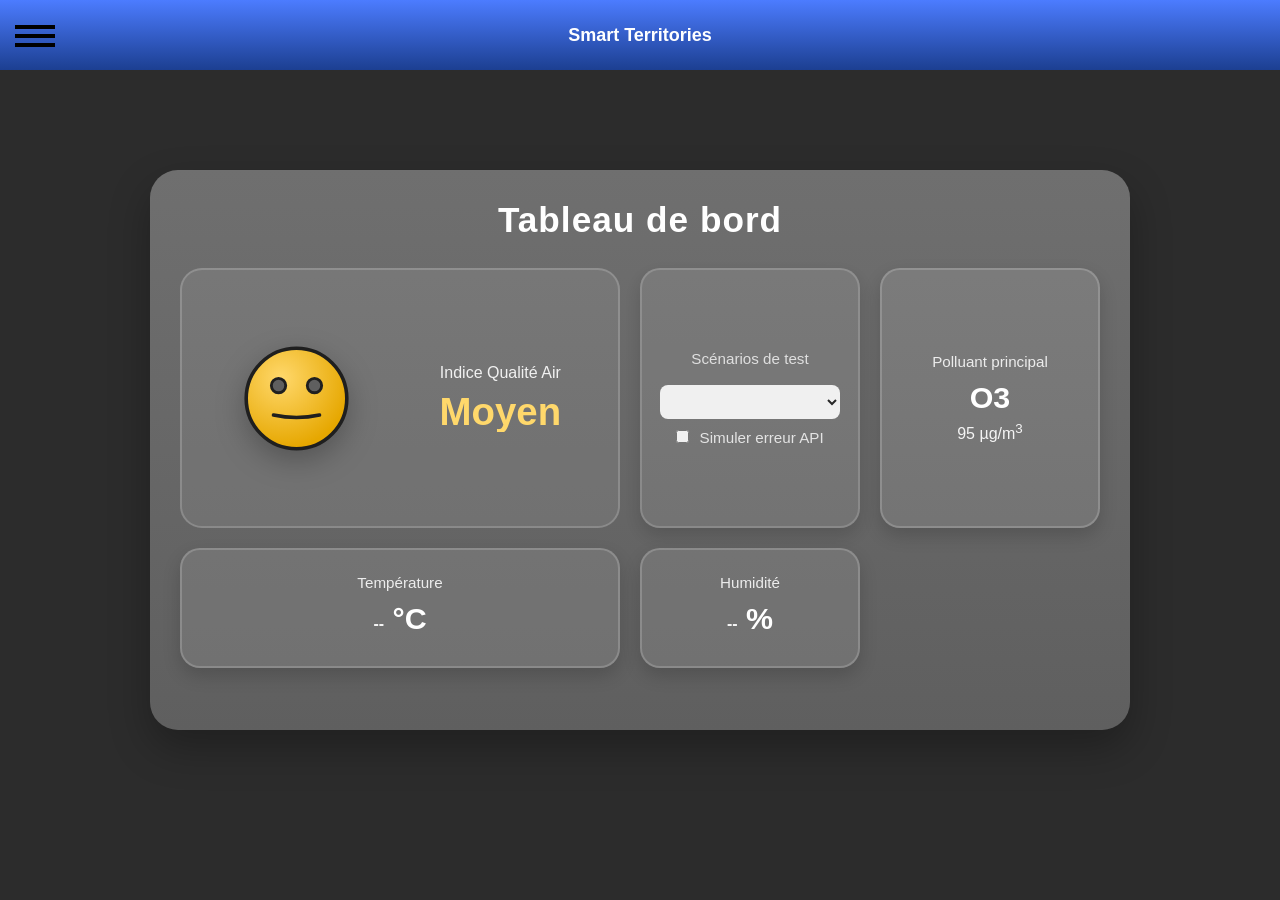
<file: index.html>
<!DOCTYPE html>
<html lang="fr">
<head>
  <meta charset="UTF-8">
  <meta name="viewport" content="width=device-width, initial-scale=1.0">
  <title>Étude Indice de Qualité de l’Air - Tableau de bord</title>

  <link rel="stylesheet" href="/css/style.css">
  <link rel="stylesheet" href="/css/dashboard.css">
  <link rel="icon" type="image/x-icon" href="Assets/Images/icon.ico">
</head>

<body class="page-dashboard">

  <header class="topbar">
    <button class="burger" id="burgerBtn" aria-label="Ouvrir le menu">
      <span></span>
      <span></span>
      <span></span>
    </button>

    <h1>Smart Territories</h1>
  </header>

  <div id="menu-container"></div>

  <main class="main-content">
    <section class="content-card dashboard-card">
      <h2>Tableau de bord</h2>

      <div class="dashboard-grid">

        <div class="dashboard-main">
          <div class="air-icon" id="air-icon" aria-hidden="true"></div>

          <div class="quality-summary">
            <p>Indice Qualité Air</p>
            <strong id="qualite-air">--</strong>
          </div>
        </div>

        <div class="dashboard-box empty-box">
          <p>Scénarios de test</p>

          <select id="scenario-select" class="scenario-select">
            <option value="bon">Bon</option>
            <option value="moyen">Moyen</option>
            <option value="degrade">Dégradé</option>
            <option value="mauvais">Mauvais</option>
            <option value="tres-mauvais">Très mauvais</option>
            <option value="extremement-mauvais">Extrêmement mauvais</option>
          </select>

          <label class="test-option">
            <input type="checkbox" id="toggle-error">
            Simuler erreur API
          </label>
        </div>

        <div class="dashboard-box">
          <p>Polluant principal</p>
          <strong id="polluant-principal">--</strong>
          <span><span id="valeur-polluant">--</span> µg/m<sup>3</sup></span>
        </div>

        <div class="dashboard-box">
          <p>Température</p>
          <strong><span id="temperature">--</span> °C</strong>
        </div>

        <div class="dashboard-box">
          <p>Humidité</p>
          <strong><span id="humidite">--</span> %</strong>
        </div>

      </div>
    </section>
  </main>

  <script src="JS/menu.js?v=1"></script>
  <script src="JS/script.js?v=6"></script>
</body>
</html>
</file>
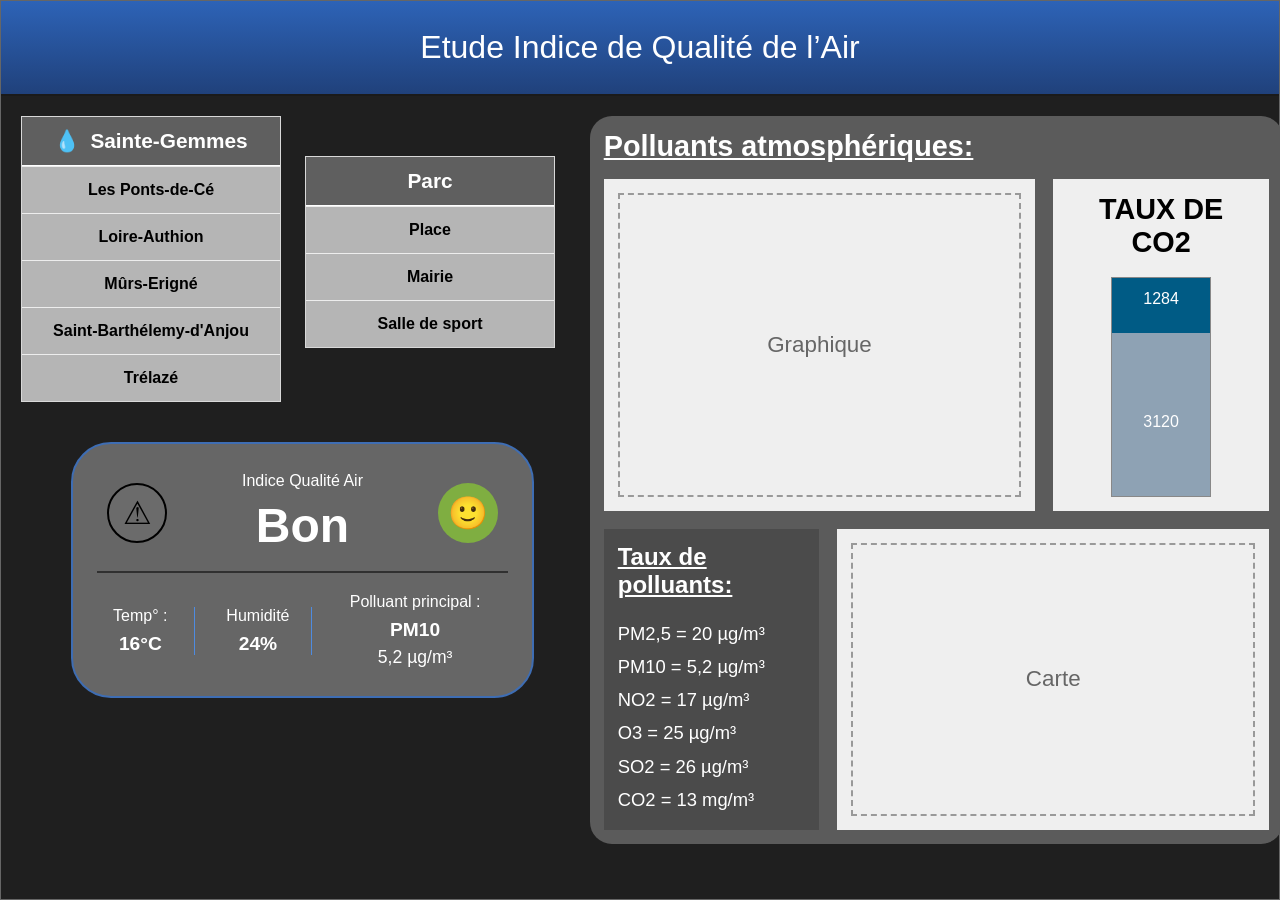
<file: Frontend/index.html>
<!DOCTYPE html>
<html lang="fr">
<head>
    <meta charset="UTF-8">
    <meta name="viewport" content="width=device-width, initial-scale=1.0">
    <title>Étude Indice de Qualité Air</title>
    <link rel="stylesheet" href="style.css">
</head>
<body>
    <div class="app">

        <header class="topbar">
            <h1>Etude Indice de Qualité de l’Air</h1>
        </header>

        <main class="main-layout">

            <section class="left-panel">
                <div class="selectors">
                    <div class="selector-box">
                        <div class="selector-header">
                            <span class="icon">💧</span>
                            <span>Sainte-Gemmes</span>
                        </div>
                        <ul>
                            <li>Les Ponts-de-Cé</li>
                            <li>Loire-Authion</li>
                            <li>Mûrs-Erigné</li>
                            <li>Saint-Barthélemy-d'Anjou</li>
                            <li>Trélazé</li>
                        </ul>
                    </div>

                    <div class="selector-box small">
                        <div class="selector-header">
                            <span>Parc</span>
                        </div>
                        <ul>
                            <li>Place</li>
                            <li>Mairie</li>
                            <li>Salle de sport</li>
                        </ul>
                    </div>
                </div>

                <div class="summary-card">
                    <div class="summary-top">
                        <div class="status-icon">⚠</div>
                        <div class="quality-block">
                            <p>Indice Qualité Air</p>
                            <h2>Bon</h2>
                        </div>
                        <div class="mood-icon">🙂</div>
                    </div>

                    <div class="summary-bottom">
                        <div class="info-block">
                            <p>Temp° :</p>
                            <strong>16°C</strong>
                        </div>
                        <div class="info-block">
                            <p>Humidité</p>
                            <strong>24%</strong>
                        </div>
                        <div class="info-block wide">
                            <p>Polluant principal :</p>
                            <strong>PM10</strong>
                            <span>5,2 µg/m³</span>
                        </div>
                    </div>
                </div>
            </section>

            <section class="right-panel">
                <div class="panel-title">
                    <h2>Polluants atmosphériques:</h2>
                </div>

                <div class="top-widgets">
                    <div class="graph-card">
                        <div class="placeholder">Graphique</div>
                    </div>

                    <div class="co2-card">
                        <h3>TAUX DE CO2</h3>
                        <div class="co2-bar">
                            <div class="co2-fill-dark">1284</div>
                            <div class="co2-fill-light">3120</div>
                        </div>
                    </div>
                </div>

                <div class="bottom-widgets">
                    <div class="pollutants-card">
                        <h3>Taux de polluants:</h3>
                        <ul>
                            <li>PM2,5 = 20 µg/m³</li>
                            <li>PM10 = 5,2 µg/m³</li>
                            <li>NO2 = 17 µg/m³</li>
                            <li>O3 = 25 µg/m³</li>
                            <li>SO2 = 26 µg/m³</li>
                            <li>CO2 = 13 mg/m³</li>
                        </ul>
                    </div>

                    <div class="map-card">
                        <div class="placeholder">Carte</div>
                    </div>
                </div>
            </section>

        </main>
    </div>
</body>
</html>
</file>
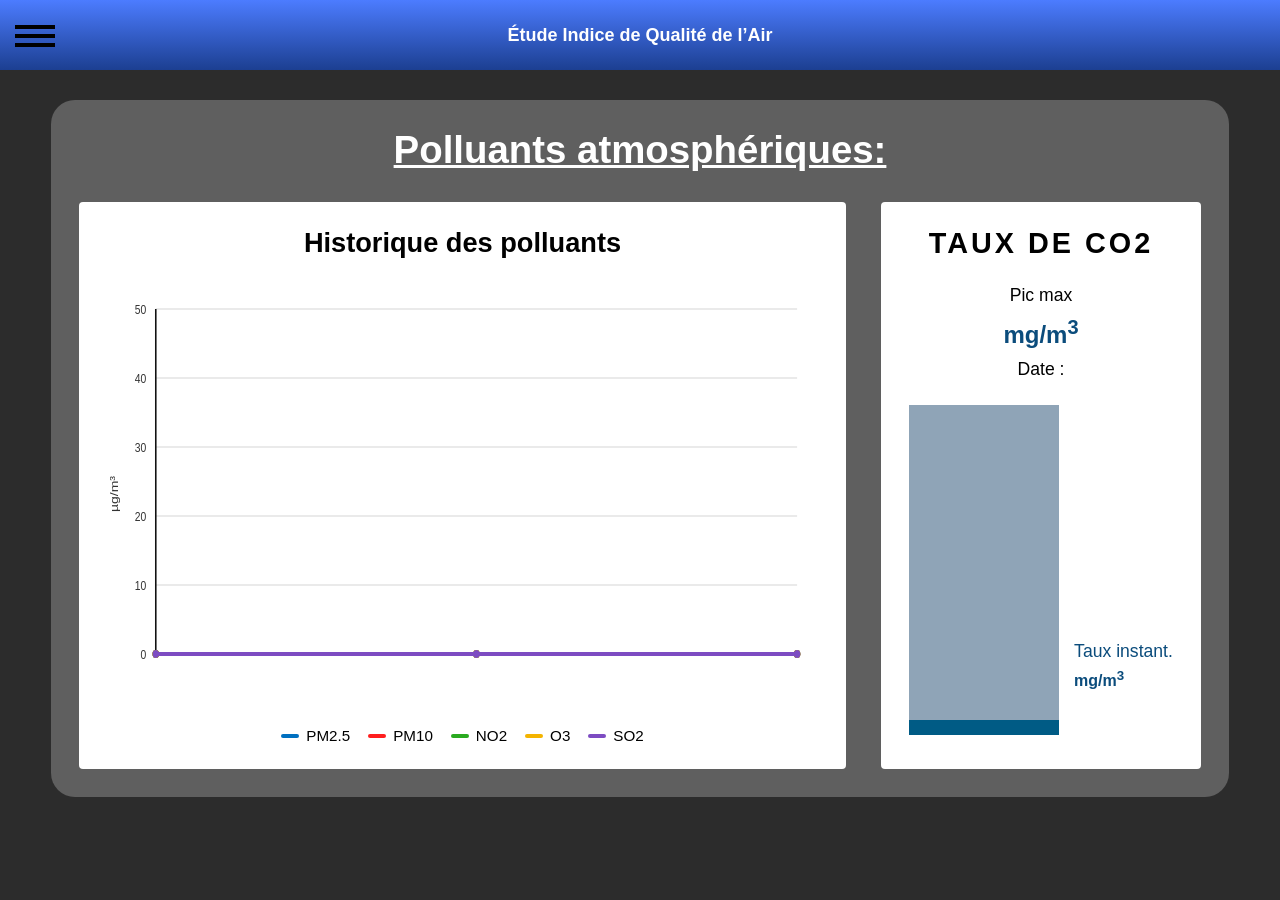
<file: graphs_backup_26_05_2026_2039.html>
<!DOCTYPE html>
<html lang="fr">
<head>
  <meta charset="UTF-8">
  <meta name="viewport" content="width=device-width, initial-scale=1.0">
  <title>Étude Indice de Qualité de l’Air - Graphiques</title>

  <link rel="stylesheet" href="/css/style.css">
  <link rel="stylesheet" href="/css/graphs.css">
</head>

<body class="page-graphs">

  <header class="topbar">
    <button class="burger" id="burgerBtn" aria-label="Ouvrir le menu">
      <span></span>
      <span></span>
      <span></span>
    </button>

    <h1>Étude Indice de Qualité de l’Air</h1>
  </header>

  <aside class="sidebar" id="sidebar">
    <div class="sidebar-inner">
      <div class="sidebar-title">Menu</div>

      <nav class="menu">
        <a href="index.html" class="menu-item">Tableau de bord</a>

	<div class="menu-item has-submenu">
          <button type="button" class="menu-btn">
            Carte
            <span class="arrow">▶</span>
          </button>

          <div class="submenu">
            <div class="submenu-item has-submenu">
              <button type="button" class="menu-btn sub-btn">
                ST Gemmes-sur-Loire
                <span class="arrow">▶</span>
              </button>

              <div class="submenu submenu-right">
                <a href="map_ST_G.html" class="submenu-link">Rue du Moulin du Pain</a>
              </div>
            </div>

            <div class="submenu-item">
              <button type="button" class="submenu-link">Les Ponts-de-Cé</button>
            </div>

            <div class="submenu-item">
              <button type="button" class="submenu-link">Loire-Authion</button>
            </div>
          </div>
        </div>        

        <a href="graphs.html" class="menu-item">Graphiques</a>
        <a href="infos.html" class="menu-item">Informations complémentaires</a>
        <a href="#" class="menu-item">Paramètres</a>
        <a href="#" class="menu-item">À venir</a>
      </nav>
    </div>
  </aside>

  <main class="graphs-main">
    <section class="graphs-card">

      <h2>Polluants atmosphériques:</h2>

      <div class="graphs-layout">

        <div class="pollution-graph-box">
          <h3>Historique des polluants</h3>

          <div class="svg-chart-wrapper">
            <svg id="pollutantsSvg" viewBox="0 0 900 430" preserveAspectRatio="none"></svg>

            <div id="data-error" class="data-error hidden">
              Erreur d’acquisition des données
            </div>
          </div>

          <div id="chart-legend" class="chart-legend"></div>
        </div>

        <div class="co2-graph-box">
          <h3>TAUX DE CO2</h3>

          <div class="co2-info">
            <p>Pic max</p>
            <strong><span id="co2-max-value">--</span> mg/m<sup>3</sup></strong>
            <p>Date : <span id="co2-max-date">--</span></p>
          </div>

          <div class="co2-bar-graph">
            <div class="co2-max-bar">
              <span id="co2-max-bar-value">--</span>

              <div class="co2-current-bar" id="co2-current-bar">
                <span id="co2-current-bar-value">--</span>
              </div>
            </div>

            <div class="co2-current-label">
              <p>Taux instant.</p>
              <strong><span id="co2-current-value">--</span> mg/m<sup>3</sup></strong>
            </div>
          </div>
        </div>

      </div>

    </section>
  </main>

  <script src="JS/graphs.js"></script>
</body>
</html>
</file>
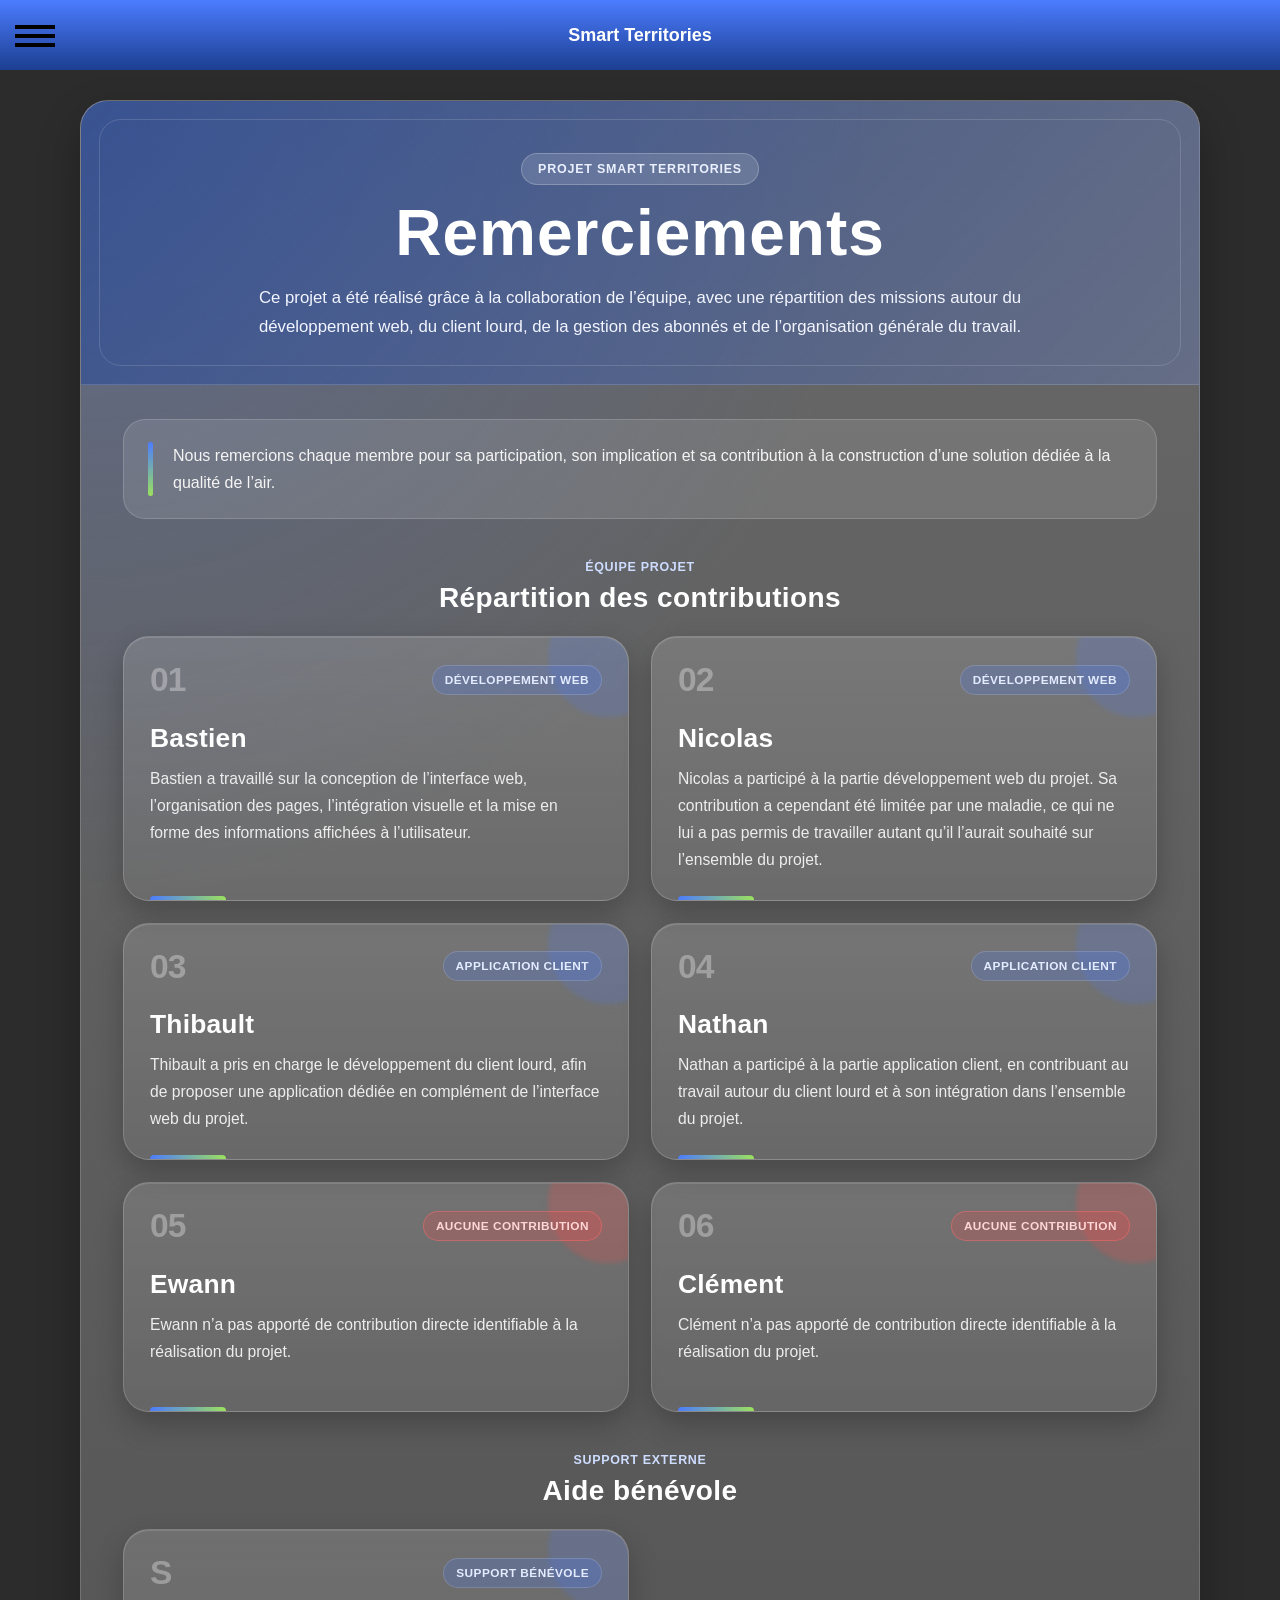
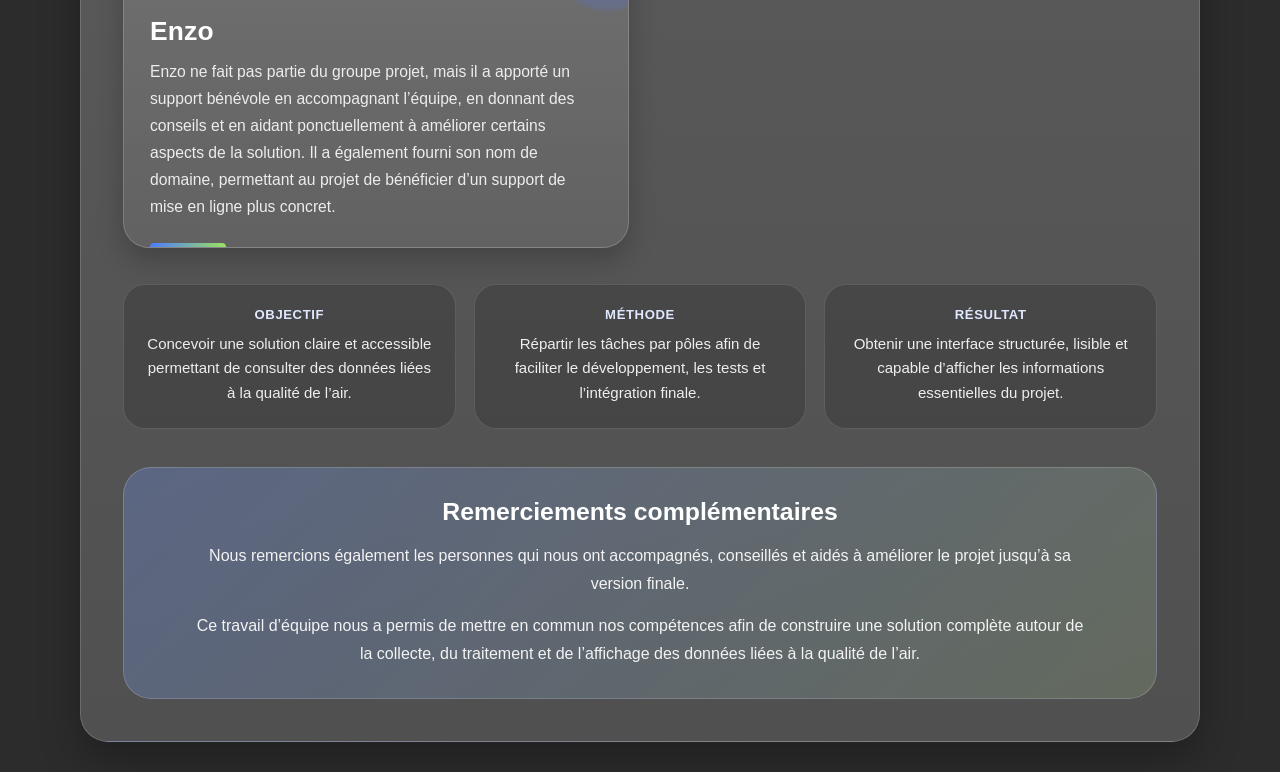
<file: infos.html>
<!DOCTYPE html>
<html lang="fr">
<head>
  <meta charset="UTF-8">
  <meta name="viewport" content="width=device-width, initial-scale=1.0">
  <title>Smart Territories - Remerciements</title>

  <link rel="stylesheet" href="css/style.css">
  <link rel="stylesheet" href="css/dashboard.css">
  <link rel="icon" type="image/x-icon" href="Assets/Images/icon.ico">

</head>

<body class="page-infos">

  <header class="topbar">
    <button class="burger" id="burgerBtn" aria-label="Ouvrir le menu">
      <span></span>
      <span></span>
      <span></span>
    </button>

    <h1>Smart Territories</h1>
  </header>

  <div id="menu-container"></div>

  <main class="main-content">
    <section class="content-card dashboard-card infos-card">

      <div class="infos-hero">
        <span class="infos-kicker">Projet Smart Territories</span>

        <h2>Remerciements</h2>

        <p>
          Ce projet a été réalisé grâce à la collaboration de l’équipe, avec une répartition
          des missions autour du développement web, du client lourd, de la gestion des abonnés
          et de l’organisation générale du travail.
        </p>
      </div>

      <div class="infos-highlight">
        <div class="highlight-line"></div>

        <p>
          Nous remercions chaque membre pour sa participation, son implication et sa contribution
          à la construction d’une solution dédiée à la qualité de l’air.
        </p>
      </div>

      <div class="section-title">
        <span>Équipe projet</span>
        <h3>Répartition des contributions</h3>
      </div>

      <div class="team-grid">

        <article class="team-card">
          <div class="team-card-top">
            <span class="team-number">01</span>
            <span class="team-role">Développement web</span>
          </div>

          <h3>Bastien</h3>

          <p>
            Bastien a travaillé sur la conception de l’interface web, l’organisation
            des pages, l’intégration visuelle et la mise en forme des informations
            affichées à l’utilisateur.
          </p>
        </article>

        <article class="team-card">
          <div class="team-card-top">
            <span class="team-number">02</span>
            <span class="team-role">Développement web</span>
          </div>

          <h3>Nicolas</h3>

          <p>
            Nicolas a participé à la partie développement web du projet. Sa contribution
            a cependant été limitée par une maladie, ce qui ne lui a pas permis de travailler
            autant qu’il l’aurait souhaité sur l’ensemble du projet.
          </p>
        </article>

        <article class="team-card">
          <div class="team-card-top">
            <span class="team-number">03</span>
            <span class="team-role">Application client</span>
          </div>

          <h3>Thibault</h3>

          <p>
            Thibault a pris en charge le développement du client lourd, afin de proposer
            une application dédiée en complément de l’interface web du projet.
          </p>
        </article>

        <article class="team-card">
          <div class="team-card-top">
            <span class="team-number">04</span>
            <span class="team-role">Application client</span>
          </div>

          <h3>Nathan</h3>

          <p>
            Nathan a participé à la partie application client, en contribuant au travail
            autour du client lourd et à son intégration dans l’ensemble du projet.
          </p>
        </article>

        <article class="team-card">
          <div class="team-card-top">
            <span class="team-number">05</span>
            <span class="team-role team-role-red">Aucune contribution</span>
          </div>

          <h3>Ewann</h3>

          <p>
            Ewann n’a pas apporté de contribution directe identifiable à la réalisation
            du projet.
          </p>
        </article>

        <article class="team-card">
          <div class="team-card-top">
            <span class="team-number">06</span>
            <span class="team-role team-role-red">Aucune contribution</span>
          </div>

          <h3>Clément</h3>

          <p>
            Clément n’a pas apporté de contribution directe identifiable à la réalisation
            du projet.
          </p>
        </article>

      </div>

      <div class="section-title">
        <span>Support externe</span>
        <h3>Aide bénévole</h3>
      </div>

      <div class="team-grid">

        <article class="team-card">
          <div class="team-card-top">
            <span class="team-number">S</span>
            <span class="team-role">Support bénévole</span>
          </div>

          <h3>Enzo</h3>

          <p>
            Enzo ne fait pas partie du groupe projet, mais il a apporté un support bénévole
            en accompagnant l’équipe, en donnant des conseils et en aidant ponctuellement
            à améliorer certains aspects de la solution. Il a également fourni son nom de domaine,
            permettant au projet de bénéficier d’un support de mise en ligne plus concret.
          </p>
        </article>

      </div>

      <div class="project-summary">
        <div class="summary-card">
          <span>Objectif</span>
          <p>
            Concevoir une solution claire et accessible permettant de consulter des données
            liées à la qualité de l’air.
          </p>
        </div>

        <div class="summary-card">
          <span>Méthode</span>
          <p>
            Répartir les tâches par pôles afin de faciliter le développement, les tests
            et l’intégration finale.
          </p>
        </div>

        <div class="summary-card">
          <span>Résultat</span>
          <p>
            Obtenir une interface structurée, lisible et capable d’afficher les informations
            essentielles du projet.
          </p>
        </div>
      </div>

      <div class="thanks-section">
        <h3>Remerciements complémentaires</h3>

        <p>
          Nous remercions également les personnes qui nous ont accompagnés, conseillés
          et aidés à améliorer le projet jusqu’à sa version finale.
        </p>

        <p>
          Ce travail d’équipe nous a permis de mettre en commun nos compétences afin de
          construire une solution complète autour de la collecte, du traitement et de
          l’affichage des données liées à la qualité de l’air.
        </p>
      </div>

    </section>
  </main>

  <script src="JS/menu.js?v=1"></script>
  <script src="JS/script.js?v=8"></script>
</body>
</html>
</file>
<file: css/style.css>
/* RESET */
* {
  margin: 0;
  padding: 0;
  box-sizing: border-box;
}

body {
  font-family: Arial, sans-serif;
  background: #2c2c2c;
  color: white;
}

/* ================= HEADER ================= */

.topbar {
  position: fixed;
  top: 0;
  left: 0;
  width: 100%;
  height: 70px;
  background: linear-gradient(to bottom, #4c7cff, #1c3f91);
  display: flex;
  align-items: center;
  justify-content: center;
  z-index: 1000;
}

.topbar h1 {
  font-size: 18px;
}

.burger {
  position: absolute;
  left: 15px;
  width: 40px;
  height: 30px;
  border: none;
  background: transparent;
  cursor: pointer;
}

.burger span {
  display: block;
  height: 4px;
  margin: 5px 0;
  background: black;
}

/* ================= SIDEBAR ================= */

.sidebar {
  position: fixed;
  top: 0;
  left: -320px;
  width: 320px;
  height: 100%;
  background: #5a8d3a;
  transition: left 0.3s ease;
  z-index: 999;
}

.sidebar.open {
  left: 0;
}

.sidebar-inner {
  padding-top: 80px;
}

.sidebar-title {
  text-align: center;
  font-size: 24px;
  margin-bottom: 20px;
  color: black;
}

/* ================= MENU ================= */

.menu {
  display: flex;
  flex-direction: column;
  padding: 0 12px;
  gap: 8px;
}

.menu a,
.menu a:visited,
.menu a:hover,
.menu a:active,
.menu a:focus {
  text-decoration: none;
}

.menu-item {
  display: block;
  width: 100%;
  padding: 16px 18px;
  background: #ffffff;
  color: #111111;
  text-align: center;
  text-decoration: none;
  border: none;
  border-radius: 12px;
  position: relative;
  font-weight: 600;
  box-shadow: 0 4px 10px rgba(0, 0, 0, 0.14);
  transition:
    background 0.2s ease,
    transform 0.2s ease,
    box-shadow 0.2s ease;
}

.menu-item:hover {
  background: #eeeeee;
  transform: translateX(4px);
  box-shadow: 0 7px 16px rgba(0, 0, 0, 0.22);
}

.active-link {
  background: #dddddd;
  box-shadow: inset 4px 0 0 #1c3f91;
}

/* ================= MENU DÉROULANT SIMPLE ================= */

.has-submenu {
  position: relative;
}

/* Zone invisible entre "Carte" et le menu déroulant.
   Elle empêche le menu de se fermer quand la souris passe entre les deux. */
.has-submenu::after {
  content: "";
  display: none;
  position: absolute;
  top: 0;
  left: 100%;
  width: 18px;
  height: 100%;
  background: transparent;
  z-index: 1000;
}

.has-submenu:hover::after {
  display: block;
}

.menu-btn {
  width: 100%;
  padding: 16px 18px;
  border: none;
  border-radius: 12px;
  background: #ffffff;
  color: #111111;
  cursor: pointer;
  font-family: inherit;
  font-size: 1rem;
  font-weight: 700;
  text-align: center;

  display: flex;
  align-items: center;
  justify-content: center;
  gap: 8px;

  box-shadow: 0 4px 10px rgba(0, 0, 0, 0.14);
  transition:
    background 0.2s ease,
    transform 0.2s ease,
    box-shadow 0.2s ease;
}

.menu-btn:hover {
  background: #eeeeee;
  transform: translateX(4px);
  box-shadow: 0 7px 16px rgba(0, 0, 0, 0.22);
}

.arrow {
  font-size: 0.8rem;
  transition: transform 0.2s ease;
}

.has-submenu:hover > .menu-btn .arrow {
  transform: rotate(90deg);
}

.submenu {
  display: none;
  position: absolute;
  top: 0;
  left: calc(100% - 2px);
  width: 245px;
  padding: 8px;
  margin-left: 0;
  background: rgba(45, 45, 45, 0.97);
  border-radius: 14px;
  box-shadow: 0 12px 28px rgba(0, 0, 0, 0.35);
  z-index: 1001;
}

.has-submenu:hover > .submenu {
  display: block;
}

.submenu-item {
  position: relative;
}

.submenu-link {
  display: block;
  width: 100%;
  box-sizing: border-box;

  padding: 12px 14px;
  border-radius: 10px;
  border: none;

  color: #ffffff !important;
  text-decoration: none !important;
  background: transparent;

  font-family: inherit;
  font-size: 0.95rem;
  font-weight: 500;
  text-align: left;

  cursor: pointer;

  transition:
    background 0.2s ease,
    transform 0.2s ease,
    color 0.2s ease,
    box-shadow 0.2s ease;
}

.submenu-link:hover {
  color: #ffffff !important;
  background: linear-gradient(135deg, rgba(255, 255, 255, 0.16), rgba(255, 255, 255, 0.08));
  transform: translateX(4px);
  box-shadow: inset 3px 0 0 rgba(255, 255, 255, 0.65);
}

.submenu-link:visited,
.submenu-link:active,
.submenu-link:focus {
  color: #ffffff !important;
  text-decoration: none !important;
}

.active-map-link {
  background: rgba(255, 255, 255, 0.12);
  box-shadow: inset 3px 0 0 #ffffff;
}

/* ================= MAIN ================= */

.main-content {
  padding: 100px 20px 30px;
  min-height: calc(100vh - 70px);
  display: flex;
  justify-content: center;
  align-items: center;
}

/* ================= CARD ================= */

.content-card {
  background: #666;
  padding: 30px;
  border-radius: 15px;
  width: 90%;
  max-width: 1100px;
}

/* ================= RESPONSIVE ================= */

@media (max-width: 950px) {
  .has-submenu::after {
    display: none;
  }

  .submenu {
    position: static;
    width: 100%;
    margin-left: 0;
    margin-top: 8px;
    background: rgba(45, 45, 45, 0.97);
  }

  .menu-item:hover,
  .menu-btn:hover {
    transform: none;
  }

  .map-layout {
    flex-direction: column;
    align-items: left;
  }

  .dashboard-grid {
    grid-template-columns: 1fr;
  }

  .dashboard-main {
    flex-direction: column;
    text-align: left;
  }

  .dashboard-card h2 {
    font-size: 1.8rem;
  }

  .quality-summary strong {
    display: block;
    max-width: 100%;
    font-size: clamp(1.8rem, 4vw, 3rem);
    line-height: 1.05;
    text-align: center;
    color: inherit;

    white-space: normal;
    overflow-wrap: break-word;
    word-break: normal;
  }

  .quality-summary {
    min-width: 0;
    overflow: hidden;
    text-align: center;
  }
}
</file>
<file: css/dashboard.css>
.dashboard-card {
  width: 100%;
  max-width: 980px;
  min-height: 560px;
  background: linear-gradient(180deg, #6f6f6f 0%, #5f5f5f 100%);
  border-radius: 28px;
  box-shadow: 0 18px 40px rgba(0, 0, 0, 0.28);
}

.dashboard-card h2 {
  text-align: center;
  font-size: 2.2rem;
  font-weight: bold;
  letter-spacing: 1px;
  margin-bottom: 28px;
  color: #ffffff;
}

.dashboard-grid {
  display: grid;
  grid-template-columns: 2fr 1fr 1fr;
  gap: 20px;
  margin-top: 10px;
  align-items: stretch;
}

.dashboard-main {
  background: rgba(255, 255, 255, 0.08);
  border: 2px solid rgba(255, 255, 255, 0.18);
  border-radius: 22px;
  padding: 28px 24px;
  min-height: 260px;
  display: flex;
  align-items: center;
  justify-content: space-around;
  gap: 20px;
}

.quality-summary {
  text-align: center;
  min-width: 0;
  overflow: hidden;
}

.quality-summary p {
  font-size: 1rem;
  margin-bottom: 10px;
  color: #f1f1f1;
}

.quality-summary strong {
  display: block;
  max-width: 260px;
  font-size: clamp(1.7rem, 3vw, 3rem);
  line-height: 1.05;
  color: #ffffff;
  text-align: center;
  overflow-wrap: break-word;
}

/* ================= SVG QUALITÉ AIR ================= */

.air-icon {
  width: 115px;
  height: 115px;
  flex: 0 0 auto;
  filter: drop-shadow(0 10px 14px rgba(0, 0, 0, 0.25));
}

.air-smiley-svg {
  width: 100%;
  height: 100%;
  display: block;
}

/* ================= BOÎTES DASHBOARD ================= */

.dashboard-box {
  background: rgba(255, 255, 255, 0.1);
  border: 2px solid rgba(255, 255, 255, 0.18);
  border-radius: 20px;
  padding: 24px 18px;
  min-height: 120px;
  text-align: center;
  display: flex;
  flex-direction: column;
  justify-content: center;
  box-shadow: 0 8px 18px rgba(0, 0, 0, 0.16);
}

.dashboard-box p {
  font-size: 0.95rem;
  color: #ececec;
  margin-bottom: 10px;
}

.dashboard-box strong {
  font-size: 1.9rem;
  color: #ffffff;
  margin-bottom: 6px;
}

.dashboard-box span {
  font-size: 1rem;
  color: #f4f4f4;
}

.empty-box {
  opacity: 0.9;
}

.test-option {
  display: block;
  margin-top: 10px;
  color: #f1f1f1;
  font-size: 0.95rem;
  cursor: pointer;
}

.test-option input {
  margin-right: 6px;
  cursor: pointer;
}

.scenario-select {
  width: 100%;
  margin-top: 8px;
  padding: 8px 10px;
  border-radius: 8px;
  border: none;
  background: #ffffff;
  color: #222222;
  font-size: 0.9rem;
  cursor: pointer;
  outline: none;
}

.scenario-select:disabled {
  opacity: 0.55;
  cursor: not-allowed;
}

/* ================= COULEURS QUALITÉ AIR ================= */

.qualite-bon {
  color: #9be15d !important;
}

.qualite-moyen {
  color: #ffd86b !important;
}

.qualite-degrade {
  color: #ffb56b !important;
}

.qualite-mauvais {
  color: #ff7b7b !important;
}

.qualite-tres-mauvais {
  color: #d685ff !important;
}

.qualite-extremement-mauvais {
  color: #cfcfcf !important;
}

/* ================= PAGE REMERCIEMENTS PRO ================= */

.infos-card {
  max-width: 1120px;
  padding: 0;
  overflow: hidden;
  background:
    radial-gradient(circle at top left, rgba(76, 124, 255, 0.24), transparent 32%),
    linear-gradient(180deg, #686868 0%, #505050 100%);
  border: 1px solid rgba(255, 255, 255, 0.16);
}

.infos-hero {
  position: relative;
  padding: 52px 48px 42px;
  text-align: center;
  background:
    linear-gradient(135deg, rgba(28, 63, 145, 0.62), rgba(76, 124, 255, 0.18)),
    rgba(255, 255, 255, 0.04);
  border-bottom: 1px solid rgba(255, 255, 255, 0.18);
}

.infos-hero::before {
  content: "";
  position: absolute;
  inset: 18px;
  border: 1px solid rgba(255, 255, 255, 0.14);
  border-radius: 22px;
  pointer-events: none;
}

.infos-kicker {
  display: inline-flex;
  align-items: center;
  justify-content: center;
  margin-bottom: 16px;
  padding: 8px 16px;
  border-radius: 999px;
  background: rgba(255, 255, 255, 0.14);
  color: #eaf0ff;
  font-size: 0.78rem;
  font-weight: 800;
  letter-spacing: 0.8px;
  text-transform: uppercase;
  border: 1px solid rgba(255, 255, 255, 0.22);
}

.infos-hero h2 {
  margin-bottom: 18px;
  color: #ffffff;
  font-size: clamp(2.2rem, 5vw, 4rem);
  line-height: 1;
  letter-spacing: 1px;
}

.infos-hero p {
  max-width: 790px;
  margin: 0 auto;
  color: #f2f5ff;
  font-size: 1.05rem;
  line-height: 1.75;
}

.infos-highlight {
  position: relative;
  display: grid;
  grid-template-columns: 5px 1fr;
  gap: 20px;
  margin: 34px 42px 10px;
  padding: 22px 24px;
  border-radius: 22px;
  background: rgba(255, 255, 255, 0.105);
  border: 1px solid rgba(255, 255, 255, 0.16);
}

.highlight-line {
  width: 5px;
  border-radius: 999px;
  background: linear-gradient(180deg, #4c7cff, #9be15d);
}

.infos-highlight p {
  color: #f4f4f4;
  font-size: 1rem;
  line-height: 1.7;
}

.section-title {
  margin: 38px 42px 22px;
  text-align: center;
}

.section-title span {
  display: inline-block;
  margin-bottom: 8px;
  color: #cddcff;
  font-size: 0.78rem;
  font-weight: 800;
  letter-spacing: 0.7px;
  text-transform: uppercase;
}

.section-title h3 {
  color: #ffffff;
  font-size: 1.75rem;
  letter-spacing: 0.4px;
}

/* ================= CARTES ÉQUIPE ================= */

.team-grid {
  display: grid;
  grid-template-columns: repeat(2, minmax(0, 1fr));
  gap: 22px;
  padding: 0 42px;
  margin-bottom: 36px;
}

.team-card {
  position: relative;
  min-height: 230px;
  padding: 26px;
  border-radius: 26px;
  background:
    linear-gradient(180deg, rgba(255, 255, 255, 0.14), rgba(255, 255, 255, 0.075));
  border: 1px solid rgba(255, 255, 255, 0.17);
  box-shadow:
    0 12px 28px rgba(0, 0, 0, 0.22),
    inset 0 1px 0 rgba(255, 255, 255, 0.12);
  overflow: hidden;
  transition:
    transform 0.25s ease,
    border-color 0.25s ease,
    background 0.25s ease,
    box-shadow 0.25s ease;
}

.team-card::before {
  content: "";
  position: absolute;
  top: -40px;
  right: -40px;
  width: 120px;
  height: 120px;
  border-radius: 50%;
  background: rgba(76, 124, 255, 0.18);
  filter: blur(2px);
}

/* Pastille rouge pour les cartes "Aucune contribution" */
.team-card:has(.team-role-red)::before {
  background: rgba(255, 75, 75, 0.22);
}

.team-card::after {
  content: "";
  position: absolute;
  left: 26px;
  bottom: 0;
  width: 76px;
  height: 4px;
  border-radius: 999px 999px 0 0;
  background: linear-gradient(90deg, #4c7cff, #9be15d);
}

.team-card:hover {
  transform: translateY(-6px);
  border-color: rgba(255, 255, 255, 0.28);
  background:
    linear-gradient(180deg, rgba(255, 255, 255, 0.17), rgba(255, 255, 255, 0.095));
  box-shadow:
    0 18px 36px rgba(0, 0, 0, 0.30),
    inset 0 1px 0 rgba(255, 255, 255, 0.14);
}

.team-card-top {
  position: relative;
  z-index: 1;
  display: flex;
  align-items: center;
  justify-content: space-between;
  gap: 14px;
  margin-bottom: 26px;
}

.team-number {
  color: rgba(255, 255, 255, 0.32);
  font-size: 2.1rem;
  font-weight: 900;
  line-height: 1;
  letter-spacing: -1px;
}

.team-role {
  display: inline-flex;
  align-items: center;
  justify-content: center;
  padding: 7px 12px;
  border-radius: 999px;
  background: rgba(76, 124, 255, 0.22);
  color: #e3ebff;
  font-size: 0.74rem;
  font-weight: 800;
  letter-spacing: 0.45px;
  text-transform: uppercase;
  text-align: right;
  border: 1px solid rgba(255, 255, 255, 0.15);
}

.team-role-red {
  background: rgba(255, 75, 75, 0.22);
  color: #ffd6d6;
  border: 1px solid rgba(255, 110, 110, 0.45);
}

.team-card h3 {
  position: relative;
  z-index: 1;
  margin-bottom: 12px;
  color: #ffffff;
  font-size: 1.65rem;
  font-weight: 900;
  letter-spacing: 0.2px;
}

.team-card p {
  position: relative;
  z-index: 1;
  color: #ededed;
  line-height: 1.72;
  font-size: 0.98rem;
}

/* ================= RÉSUMÉ PROJET ================= */

.project-summary {
  display: grid;
  grid-template-columns: repeat(3, minmax(0, 1fr));
  gap: 18px;
  padding: 0 42px;
  margin: 8px 0 38px;
}

.summary-card {
  padding: 22px;
  border-radius: 22px;
  background: rgba(25, 25, 25, 0.22);
  border: 1px solid rgba(255, 255, 255, 0.13);
  text-align: center;
}

.summary-card span {
  display: block;
  margin-bottom: 10px;
  color: #dfe8ff;
  font-size: 0.82rem;
  font-weight: 900;
  text-transform: uppercase;
  letter-spacing: 0.6px;
}

.summary-card p {
  color: #eeeeee;
  font-size: 0.94rem;
  line-height: 1.65;
}

/* ================= REMERCIEMENTS FINAUX ================= */

.thanks-section {
  margin: 0 42px 42px;
  padding: 30px;
  border-radius: 28px;
  background:
    linear-gradient(135deg, rgba(76, 124, 255, 0.22), rgba(155, 225, 93, 0.09)),
    rgba(255, 255, 255, 0.08);
  border: 1px solid rgba(255, 255, 255, 0.17);
}

.thanks-section h3 {
  margin-bottom: 16px;
  color: #ffffff;
  font-size: 1.55rem;
  text-align: center;
}

.thanks-section p {
  max-width: 890px;
  margin: 0 auto;
  color: #f3f3f3;
  line-height: 1.75;
  font-size: 1rem;
  text-align: center;
}

.thanks-section p + p {
  margin-top: 14px;
}

/* ================= RESPONSIVE ================= */

@media (max-width: 950px) {
  .dashboard-grid {
    grid-template-columns: 1fr;
  }

  .dashboard-main {
    flex-direction: column;
  }

  .air-icon {
    width: 100px;
    height: 100px;
  }

  .quality-summary strong {
    max-width: 100%;
    font-size: clamp(1.5rem, 7vw, 2.4rem);
  }

  .infos-hero {
    padding: 44px 28px 36px;
  }

  .infos-highlight,
  .section-title,
  .thanks-section {
    margin-left: 26px;
    margin-right: 26px;
  }

  .team-grid,
  .project-summary {
    grid-template-columns: 1fr;
    padding-left: 26px;
    padding-right: 26px;
  }

  .project-summary {
    gap: 14px;
  }
}

@media (max-width: 600px) {
  .infos-hero {
    padding: 38px 22px 32px;
  }

  .infos-hero::before {
    inset: 12px;
    border-radius: 18px;
  }

  .infos-highlight {
    grid-template-columns: 1fr;
    margin: 24px 18px 8px;
    padding: 20px;
  }

  .highlight-line {
    width: 100%;
    height: 4px;
  }

  .section-title {
    margin: 30px 18px 18px;
  }

  .team-grid,
  .project-summary {
    padding-left: 18px;
    padding-right: 18px;
  }

  .team-card {
    min-height: auto;
    padding: 22px;
  }

  .team-card-top {
    align-items: flex-start;
    flex-direction: column;
    margin-bottom: 20px;
  }

  .team-role {
    text-align: left;
  }

  .thanks-section {
    margin: 0 18px 28px;
    padding: 24px 20px;
  }

  .thanks-section p {
    text-align: left;
  }
}
</file>
<file: Frontend/style.css>
* {
    box-sizing: border-box;
    margin: 0;
    padding: 0;
    font-family: Arial, sans-serif;
}

body {
    background: #1f1f1f;
    color: white;
    min-height: 100vh;
}

.app {
    width: 100%;
    min-height: 100vh;
    border: 1px solid #666;
}

.topbar {
    background: linear-gradient(to bottom, #2d63b7, #20417b);
    text-align: center;
    padding: 28px 20px;
    border-bottom: 2px solid #1a1a1a;
}

.topbar h1 {
    font-size: 2rem;
    font-weight: normal;
}

.main-layout {
    display: grid;
    grid-template-columns: 44% 56%;
    gap: 24px;
    padding: 20px;
}

.left-panel {
    display: flex;
    flex-direction: column;
    gap: 40px;
}

.selectors {
    display: flex;
    gap: 24px;
    align-items: flex-start;
}

.selector-box {
    background: #8b8b8b;
    border: 1px solid #d8d8d8;
    min-width: 260px;
}

.selector-box.small {
    min-width: 250px;
    margin-top: 40px;
}

.selector-header {
    background: #5f5f5f;
    display: flex;
    align-items: center;
    justify-content: center;
    gap: 10px;
    padding: 12px;
    font-size: 1.3rem;
    font-weight: bold;
    border-bottom: 1px solid white;
}

.selector-box ul {
    list-style: none;
}

.selector-box li {
    background: #b5b5b5;
    color: black;
    text-align: center;
    padding: 14px 10px;
    border-top: 1px solid #ededed;
    font-size: 1rem;
    font-weight: bold;
}

.summary-card {
    background: #666;
    border: 2px solid #3e6db3;
    border-radius: 40px;
    padding: 28px 24px;
    width: 85%;
    margin-left: 50px;
}

.summary-top {
    display: grid;
    grid-template-columns: 80px 1fr 80px;
    align-items: center;
    padding-bottom: 18px;
    border-bottom: 2px solid #303030;
}

.status-icon,
.mood-icon {
    width: 60px;
    height: 60px;
    border-radius: 50%;
    background: #7fae41;
    color: black;
    display: flex;
    align-items: center;
    justify-content: center;
    font-size: 2rem;
    margin: auto;
}

.status-icon {
    background: #6b6b6b;
    border: 2px solid black;
}

.quality-block {
    text-align: center;
}

.quality-block p {
    font-size: 1rem;
    margin-bottom: 8px;
}

.quality-block h2 {
    font-size: 3rem;
}

.summary-bottom {
    display: grid;
    grid-template-columns: 1fr 1fr 1.8fr;
    gap: 20px;
    padding-top: 20px;
    align-items: center;
}

.info-block {
    text-align: center;
    border-right: 1px solid #4e8be0;
    padding-right: 10px;
}

.info-block:last-child {
    border-right: none;
}

.info-block p {
    font-size: 1rem;
    margin-bottom: 8px;
}

.info-block strong {
    display: block;
    font-size: 1.2rem;
}

.info-block.wide span {
    display: block;
    margin-top: 6px;
    font-size: 1.1rem;
}

.right-panel {
    background: #5b5b5b;
    border-radius: 22px;
    padding: 14px;
}

.panel-title h2 {
    font-size: 1.8rem;
    text-decoration: underline;
    margin-bottom: 16px;
}

.top-widgets {
    display: grid;
    grid-template-columns: 2fr 1fr;
    gap: 18px;
    margin-bottom: 18px;
}

.graph-card,
.co2-card,
.pollutants-card,
.map-card {
    background: #efefef;
    color: black;
    padding: 14px;
}

.graph-card {
    min-height: 260px;
}

.placeholder {
    width: 100%;
    height: 100%;
    min-height: 220px;
    border: 2px dashed #999;
    display: flex;
    align-items: center;
    justify-content: center;
    color: #666;
    font-size: 1.4rem;
}

.co2-card {
    display: flex;
    flex-direction: column;
    align-items: center;
    gap: 18px;
}

.co2-card h3 {
    font-size: 1.8rem;
    text-align: center;
}

.co2-bar {
    width: 100px;
    height: 220px;
    background: #b8c6d4;
    display: flex;
    flex-direction: column;
    justify-content: flex-end;
    border: 1px solid #888;
}

.co2-fill-dark {
    background: #005b85;
    color: white;
    text-align: center;
    padding: 12px 0;
    min-height: 55px;
}

.co2-fill-light {
    background: #8ea2b4;
    color: white;
    text-align: center;
    padding-top: 80px;
    flex: 1;
}

.bottom-widgets {
    display: grid;
    grid-template-columns: 1fr 2fr;
    gap: 18px;
}

.pollutants-card {
    background: #4b4b4b;
    color: white;
}

.pollutants-card h3 {
    text-decoration: underline;
    margin-bottom: 18px;
    font-size: 1.5rem;
}

.pollutants-card ul {
    list-style: none;
    line-height: 1.8;
    font-size: 1.15rem;
}

.map-card {
    min-height: 260px;
}

@media (max-width: 1100px) {
    .main-layout {
        grid-template-columns: 1fr;
    }

    .selectors {
        flex-direction: column;
    }

    .selector-box.small {
        margin-top: 0;
    }

    .summary-card {
        width: 100%;
        margin-left: 0;
    }

    .top-widgets,
    .bottom-widgets {
        grid-template-columns: 1fr;
    }
}
</file>
<file: css/graphs.css>
/* ================= GRAPHIQUES ================= */

.graphs-main {
  padding: 100px 20px 30px;
  min-height: 100vh;
  display: flex;
  justify-content: center;
  align-items: flex-start;
}

.graphs-card {
  width: 95%;
  max-width: 1200px;
  background: #5f5f5f;
  border-radius: 24px;
  padding: 28px;
}

.graphs-card h2 {
  text-align: center;
  font-size: 2.4rem;
  text-decoration: underline;
  margin-bottom: 30px;
  color: white;
}

.graphs-layout {
  display: grid;
  grid-template-columns: minmax(0, 3fr) 320px;
  gap: 35px;
}

.pollution-graph-box {
  background: white;
  color: black;
  border-radius: 4px;
  padding: 25px;
  min-width: 0;
}

.pollution-graph-box h3 {
  text-align: center;
  font-size: 1.7rem;
  margin-bottom: 20px;
}

/* ================= SÉLECTEUR DE SEMAINE ================= */

.week-selector {
  display: flex;
  align-items: center;
  justify-content: center;
  gap: 18px;
  margin-bottom: 18px;
}

.week-arrow {
  width: 38px;
  height: 34px;
  border: none;
  border-radius: 8px;
  background: #2f64d6;
  color: white;
  font-size: 1.1rem;
  font-weight: bold;
  cursor: pointer;
  transition: transform 0.15s ease, background 0.15s ease;
}

.week-arrow:hover {
  background: #1f4fb3;
  transform: scale(1.05);
}

.week-arrow:disabled {
  background: #b5b5b5;
  cursor: not-allowed;
  transform: none;
}

.week-title {
  min-width: 260px;
  text-align: center;
  font-size: 1rem;
  font-weight: 700;
  color: #111;
}

/* ================= BOUTONS À GAUCHE DU GRAPHIQUE ================= */

.graph-with-controls {
  display: flex;
  align-items: stretch;
  gap: 14px;
  width: 100%;
}

.chart-controls-box {
  width: 130px;
  min-width: 130px;
  background: #ffffff;
  border: 1px solid #d6d6d6;
  border-radius: 8px;
  padding: 10px;
  box-sizing: border-box;
  color: #111;
  box-shadow: 0 2px 5px rgba(0, 0, 0, 0.15);
}

.chart-controls-title {
  font-size: 14px;
  font-weight: 700;
  text-align: center;
  margin-bottom: 12px;
  color: #111;
}

.chart-controls {
  display: flex;
  flex-direction: column;
  gap: 9px;
}

.chart-toggle {
  display: flex;
  align-items: center;
  gap: 7px;
  font-size: 13px;
  font-weight: 500;
  cursor: pointer;
  user-select: none;
  color: #111;
}

.chart-toggle input {
  cursor: pointer;
  margin: 0;
}

.chart-toggle-color {
  width: 12px;
  height: 12px;
  min-width: 12px;
  min-height: 12px;
  border-radius: 50%;
  display: inline-block;
  border: 1px solid rgba(0, 0, 0, 0.25);
}

/* ================= SVG ================= */

.svg-chart-wrapper {
  position: relative;
  flex: 1;
  min-width: 0;
  height: 430px;
  overflow: hidden;
  background: white;
}

#pollutantsSvg {
  width: 100%;
  height: 430px;
  display: block;
}

/* ================= LÉGENDE ================= */

.chart-legend {
  margin-top: 18px;
  display: flex;
  justify-content: center;
  gap: 18px;
  flex-wrap: wrap;
}

.legend-item {
  display: flex;
  align-items: center;
  gap: 7px;
  font-size: 0.95rem;
}

.legend-color {
  width: 18px;
  height: 4px;
  display: inline-block;
  border-radius: 4px;
}

/* ================= ERREUR DONNÉES ================= */

.data-error {
  position: absolute;
  inset: 0;
  background: rgba(255, 255, 255, 0.95);
  color: #9b0000;
  font-size: 2rem;
  font-weight: bold;
  display: flex;
  align-items: center;
  justify-content: center;
  text-align: center;
  border: 3px dashed #9b0000;
  z-index: 5;
}

.hidden {
  display: none;
}

/* ================= CO2 ================= */

.co2-graph-box {
  background: white;
  color: black;
  border-radius: 4px;
  padding: 25px;
  text-align: center;
}

.co2-graph-box h3 {
  font-size: 1.8rem;
  letter-spacing: 3px;
  margin-bottom: 25px;
}

.co2-info p {
  font-size: 1.1rem;
  margin: 10px 0;
}

.co2-info strong {
  font-size: 1.5rem;
  color: #0b4c7c;
}

.co2-bar-graph {
  margin-top: 25px;
  display: flex;
  align-items: flex-end;
  justify-content: center;
  gap: 15px;
}

.co2-max-bar {
  position: relative;
  width: 150px;
  height: 330px;
  background: #8fa4b7;
  display: flex;
  align-items: flex-start;
  justify-content: center;
  padding-top: 15px;
  color: white;
  font-size: 1.5rem;
  overflow: hidden;
}

.co2-current-bar {
  position: absolute;
  bottom: 0;
  left: 0;
  width: 100%;
  background: #005b85;
  display: flex;
  align-items: flex-start;
  justify-content: center;
  padding-top: 15px;
  color: white;
  font-size: 1.4rem;
}

.co2-current-label {
  text-align: left;
  color: #0b4c7c;
  margin-bottom: 45px;
}

.co2-current-label p {
  font-size: 1.1rem;
  margin-bottom: 6px;
}

.co2-current-label strong {
  font-size: 1rem;
}

/* ================= RESPONSIVE ================= */

@media (max-width: 950px) {
  .graphs-layout {
    grid-template-columns: 1fr;
  }

  .graph-with-controls {
    flex-direction: column;
  }

  .chart-controls-box {
    width: 100%;
    min-width: 0;
  }

  .chart-controls {
    flex-direction: row;
    flex-wrap: wrap;
    justify-content: center;
  }

  .svg-chart-wrapper,
  #pollutantsSvg {
    height: 360px;
  }

  .graphs-card h2 {
    font-size: 2rem;
  }

  .week-title {
    min-width: 180px;
    font-size: 0.9rem;
  }
}
</file>
